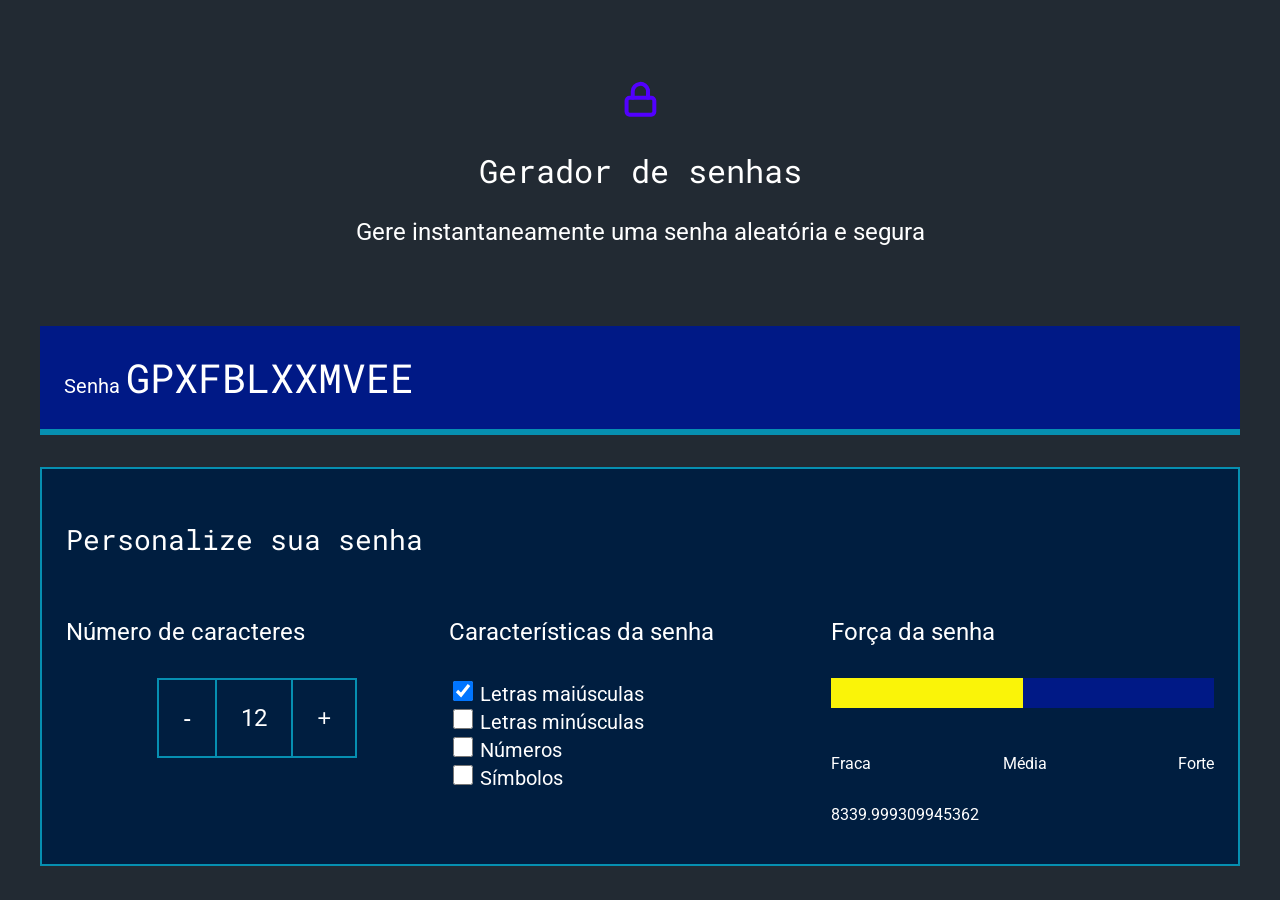
<file: index.html>
<!DOCTYPE html>
<html lang="pt-br">

<head>
    <meta charset="UTF-8">
    <meta name="viewport" content="width=device-width, initial-scale=1.0">
    <title>Gerador de senha</title>
    <link rel="stylesheet" href="cristianoronaldo.css">
</head>

<body>
    <section class="conteudo">
        <div class="conteudo-titulo">
            <img src="messi/messi.svg" alt="cadeado fechado">
            <h2 class="titulo-principal">Gerador de senhas</h2>
            <h3 class="titulo-secundario">Gere instantaneamente uma senha aleatória e segura</h3>
        </div>
        <div class="conteudo-senha">
            <label for="senha">Senha</label>
            <input name="senha" type="text" id="campo-senha" readonly>
        </div>
        <div class="parametro">
            <h3 class="parametro-titulo">Personalize sua senha</h3>
            <div class="parametro-coluna__senha">
                <div class="parametro-senha">
                    <h4 class="parametro-senha__titulo">Número de caracteres</h4>
                    <div class="parametro-senha-botoes">
                        <button class="parametro-senha__botao">-</button>
                        <p class="parametro-senha__texto">12</p>
                        <button class="parametro-senha__botao">+</button>
                    </div>
                </div>               
                <div class="parametro-senha">
                    <h4 class="parametro-senha__titulo">Características da senha</h4>
                    <div class="parametro-senha-checkbox">
                        <input name="maiusculo" type="checkbox" class="checkbox" checked>
                        <label for="maiusculo">Letras maiúsculas</label>
                    </div>
                    <div class="parametro-senha-checkbox">
                        <input name="minusculo" type="checkbox" class="checkbox">
                        <label for="minusculo">Letras minúsculas</label>
                    </div>
                    <div class="parametro-senha-checkbox">
                        <input name="numero" type="checkbox" class="checkbox">
                        <label for="numero">Números</label>
                    </div>
                    <div class="parametro-senha-checkbox">
                        <input name="simbolo" type="checkbox" class="checkbox">
                        <label for="simbolo">Símbolos</label>
                    </div>
                </div>
                <div class="parametro-senha">
                    <h4 class="parametro-senha__titulo">Força da senha</h4>
                    <div class="barra"></div>
                    <div class="forca fraca"></div>
                    <div class="parametro-senha-textos">
                        <p>Fraca</p>
                        <p>Média</p>
                        <p>Forte</p>
                    </div>
                    <p class="entropia"></p>
                </div>
            </div>
        </div>
    </section>
    <script src="main.js"></script>
</body> 
</html>
</file>
<file: cristianoronaldo.css>
@import url('https://fonts.googleapis.com/css2?family=Roboto&family=Roboto+Mono&display=swap');

:root{
    --branco: rgb(255, 255, 255);
    --cor-de-fundo: #222a33;
    --fundo-senha: #001986;
    --fundo-texto: #001E40;
    --borda: #068fb1;
    --roboto: 'Roboto', sans-serif;
    --roboto-mono: 'Roboto Mono', monospace;
}

*{
    font-weight: 400;
}

body{
    color: var(--branco);
    background-color: var(--cor-de-fundo);
    font-family: var(--roboto);
}

.titulo-principal{
    font-family: var(--roboto-mono);
    font-size: 32px;
}

.titulo-secundario{
    font-size: 24px;
}

.conteudo-titulo{
    text-align: center;
    margin-top: 80px;
}

.conteudo-senha{
    margin-top: 80px; 
    background: var(--fundo-senha);
    padding: 24px;
    border-bottom: 6px solid var(--borda);
}

#campo-senha{
    background-color: var(--fundo-senha);
    border: none;
    color: var(--branco);
    font-family: var(--roboto-mono);
    font-size: 40px;
    width: 70%;
}

#campo-senha:focus{
    outline: none;
}

.conteudo{
    max-width: 1200px;
    margin: 0 auto;
}

.parametro{
    background-color: var(--fundo-texto);
    border: 2px solid var(--borda);
    margin-top: 32px;
    padding: 24px;
}

.parametro-titulo{
    font-family: var(--roboto-mono);
    font-size: 28px;
}

.parametro-senha__titulo{
    font-size:24px;
}

.parametro-coluna__senha{
    display: flex;
    flex-direction: column;
    justify-content: center;
}
.parametro-senha{
    width: 50%;
    margin: 0 auto;
}

.parametro-senha-botoes{
    display: flex;
    justify-content: center;
}

.parametro-senha__botao{
    background-color: var(--fundo-texto);
    color: var(--branco);
    border: 2px solid var(--borda);
    padding: 24px;
    font-size: 24px;
    cursor: pointer;
}
.parametro-senha__texto{
    padding: 24px;
    border-top: 2px solid var(--borda);
    border-bottom: 2px solid var(--borda);
    margin: 0;
    font-size: 24px;
}

label{
    font-size: 20px;
}

.checkbox{
    width: 20px;
    height: 20px;
    cursor: pointer;
}

.barra{
    background-color: var(--fundo-senha);
    height: 30px;
    width: 100%;
}
.forca{
    height: 30px;
    position: relative;
    bottom: 30px;
}
.fraca{
    width: 25%;
    background-color: #E71B32; 
}
.media{
    background-color: #FAF408;
    width: 50%;
}
.forte{
    background-color: #00FF85;
    width: 100%;
}

.parametro-senha-textos{
    display: flex;
    justify-content: space-between;
}


@media screen and (min-width: 768px) {
    .parametro-coluna__senha{
        flex-direction: row;
    }
}
</file>
